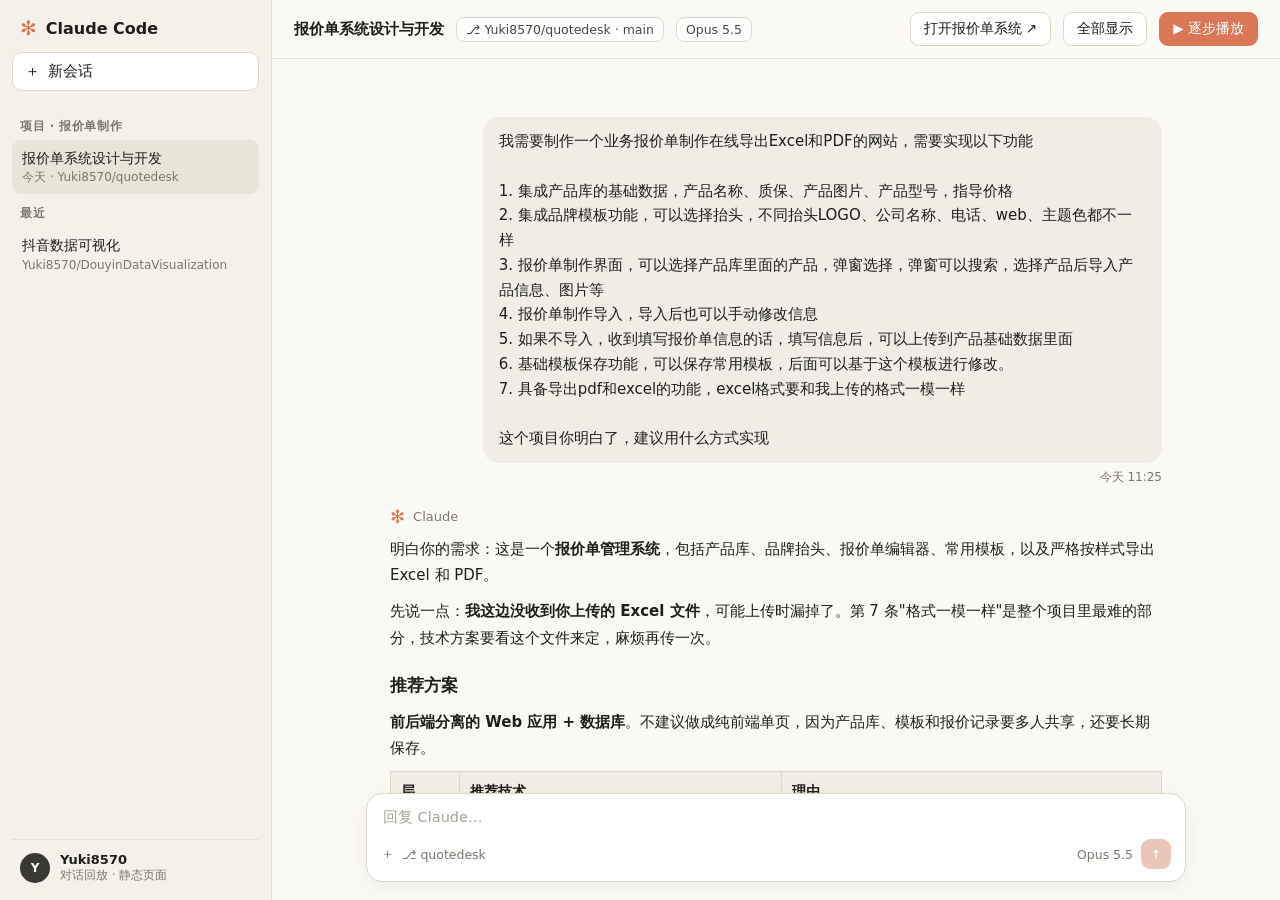
<file: chat/index.html>
<!DOCTYPE html>
<html lang="zh-CN">
<head>
<meta charset="UTF-8">
<meta name="viewport" content="width=device-width, initial-scale=1">
<title>对话回放 · 报价单系统设计与开发</title>
<style>
:root{
  --bg:#FAF9F5; --side:#F3F1EA; --line:#E6E2D6; --line2:#DCD7C9; --text:#1F1E1B; --muted:#7A766C;
  --accent:#D97757; --accent-d:#C2613F; --bubble:#EFEDE5; --code:#F5F3EC; --ok:#3F9B5E; --err:#C94F4F; --card:#FFFFFF;
  font-family: "Inter","SF Pro Text","PingFang SC","Microsoft YaHei",system-ui,sans-serif; color:var(--text); font-size:15px;
}
*{box-sizing:border-box} html,body{margin:0;height:100%} body{background:var(--bg)}
a{color:var(--accent-d)} button{font:inherit;cursor:pointer}
.mono{font-family:"JetBrains Mono","SF Mono",Menlo,Consolas,"PingFang SC",monospace}

.app{display:grid;grid-template-columns:272px 1fr;grid-template-rows:100%;height:100vh;overflow:hidden}
/* 侧栏 */
.side{background:var(--side);border-right:1px solid var(--line);display:flex;flex-direction:column;padding:14px 12px;overflow:hidden}
.logo{display:flex;align-items:center;gap:9px;font-weight:650;font-size:16px;padding:4px 8px 14px}
.spark{color:var(--accent);font-size:20px;line-height:1}
.newbtn{display:flex;align-items:center;gap:8px;border:1px solid var(--line2);background:#fff;border-radius:10px;padding:9px 12px;color:var(--text);margin-bottom:16px}
.side h4{font-size:11.5px;color:var(--muted);font-weight:600;letter-spacing:.05em;margin:12px 8px 6px}
.sess{display:block;padding:9px 10px;border-radius:9px;color:var(--text);text-decoration:none;font-size:13.5px;line-height:1.35}
.sess small{display:block;color:var(--muted);font-size:12px;margin-top:2px}
.sess.on{background:#E8E4D8}
.side-foot{margin-top:auto;border-top:1px solid var(--line);padding:12px 8px 2px;display:flex;align-items:center;gap:10px;font-size:13px}
.av{width:30px;height:30px;border-radius:50%;background:#3a3833;color:#fff;display:grid;place-items:center;font-size:12px;font-weight:600}

/* 主区 */
.main{display:flex;flex-direction:column;min-width:0;min-height:0;height:100%;overflow:hidden}
.top{display:flex;align-items:center;gap:12px;padding:12px 22px;border-bottom:1px solid var(--line);background:rgba(250,249,245,.92);backdrop-filter:blur(6px);flex:none}
.top-title{font-weight:600;font-size:15px;white-space:nowrap;overflow:hidden;text-overflow:ellipsis}
.chip{display:inline-flex;align-items:center;gap:6px;border:1px solid var(--line2);background:#fff;border-radius:8px;padding:4px 9px;font-size:12.5px;color:#4a473f;white-space:nowrap}
.grow{flex:1}
.tbtn{border:1px solid var(--line2);background:#fff;border-radius:9px;padding:7px 13px;font-size:13.5px;color:var(--text);display:inline-flex;align-items:center;gap:6px;white-space:nowrap;text-decoration:none}
.tbtn:hover{background:#f6f4ee}
.tbtn.primary{background:var(--accent);border-color:var(--accent);color:#fff}
.tbtn.primary:hover{background:var(--accent-d)}
.scroll{flex:1;min-height:0;overflow:auto}
.col{max-width:820px;margin:0 auto;padding:28px 24px 120px}

/* 消息 */
.unit{animation:in .35s ease both}
@keyframes in{from{opacity:0;transform:translateY(6px)}}
.hidden{display:none !important}
.u-wrap{display:flex;flex-direction:column;align-items:flex-end;margin:30px 0 22px}
.u-bubble{background:var(--bubble);border-radius:16px;padding:12px 16px;max-width:88%;white-space:pre-wrap;line-height:1.65}
.u-time{font-size:12px;color:var(--muted);margin-top:6px}
.att{display:flex;gap:10px;flex-wrap:wrap;justify-content:flex-end;margin-bottom:8px}
.att-card{display:flex;align-items:center;gap:10px;border:1px solid var(--line2);background:#fff;border-radius:12px;padding:9px 12px;min-width:220px}
.att-ico{width:34px;height:34px;border-radius:8px;display:grid;place-items:center;color:#fff;font-weight:700;font-size:11px}
.att-card b{display:block;font-size:13.5px;font-weight:600}
.att-card span{font-size:12px;color:var(--muted)}

.a-head{display:flex;align-items:center;gap:8px;color:var(--muted);font-size:13px;margin:6px 0 10px}
.a-head .spark{font-size:18px}
.md{line-height:1.75;margin:6px 0 14px}
.md p{margin:0 0 10px}
.md h2{font-size:17px;margin:20px 0 8px}
.md h3{font-size:15.5px;margin:16px 0 6px}
.md ul,.md ol{margin:4px 0 12px;padding-left:24px}
.md li{margin:3px 0}
.md li.sub{list-style:circle;margin-left:18px}
.md code{background:var(--code);border:1px solid var(--line);border-radius:5px;padding:1px 5px;font-size:.9em}
.md table{border-collapse:collapse;margin:8px 0 14px;font-size:14px;width:100%}
.md th,.md td{border:1px solid var(--line2);padding:7px 10px;text-align:left;vertical-align:top}
.md th{background:#F1EEE5}

.tool{border:1px solid var(--line);background:var(--card);border-radius:10px;margin:6px 0;overflow:hidden}
.tool-row{display:flex;align-items:center;gap:10px;padding:8px 12px;cursor:pointer;user-select:none;font-size:13.5px}
.tool-row:hover{background:#fbfaf6}
.dot{width:8px;height:8px;border-radius:50%;background:var(--ok);flex:none}
.tool.err .dot{background:var(--err)}
.tname{font-weight:600}
.tdesc{color:var(--muted);white-space:nowrap;overflow:hidden;text-overflow:ellipsis;flex:1}
.caret{color:var(--muted);transition:transform .15s;font-size:11px}
.tool.open .caret{transform:rotate(90deg)}
.tool-body{display:none;border-top:1px solid var(--line);background:var(--code);padding:10px 14px;font-size:12.5px;line-height:1.6;white-space:pre-wrap;word-break:break-word}
.tool.open .tool-body{display:block}
.tool-body .cmd{color:#5b574d;margin-bottom:6px}
.tool-body .cmd::before{content:"$ ";color:var(--accent)}
.tool.err .tool-body .out{color:var(--err)}
.tool-img{padding:10px 12px;border-top:1px solid var(--line);background:#fff}
.tool-img img{max-width:100%;border-radius:6px;border:1px solid var(--line);display:block}

.todo{border:1px solid var(--line);background:var(--card);border-radius:10px;padding:10px 14px;margin:8px 0;font-size:13.5px}
.todo-t{font-size:12px;color:var(--muted);font-weight:600;margin-bottom:6px}
.todo-i{display:flex;align-items:center;gap:9px;padding:3px 0}
.box{width:15px;height:15px;border:1.5px solid #b9b4a6;border-radius:4px;display:grid;place-items:center;font-size:10px;color:#fff;flex:none}
.todo-i.done .box{background:var(--ok);border-color:var(--ok)}
.todo-i.done span{color:var(--muted);text-decoration:line-through}
.todo-i.active .box{border-color:var(--accent);box-shadow:inset 0 0 0 3px #fff;background:var(--accent)}
.todo-i.active span{font-weight:600}

.figure{margin:12px 0 16px}
.figure img{max-width:100%;border-radius:10px;border:1px solid var(--line);display:block;box-shadow:0 2px 12px rgba(40,30,10,.06);cursor:zoom-in}
.figure figcaption{font-size:12.5px;color:var(--muted);margin-top:6px;text-align:center}
.files{margin:10px 0 14px}
.files-cap{font-size:13px;color:var(--muted);margin-bottom:8px}
.files-grid{display:grid;grid-template-columns:1fr 1fr;gap:8px}

.working{display:flex;align-items:center;gap:8px;color:var(--accent-d);font-size:13.5px;margin:10px 0}
.working .spark{display:inline-block;animation:spin 1.6s linear infinite}
@keyframes spin{to{transform:rotate(360deg)}}

/* 输入框 */
.composer{position:relative;margin-top:-70px;padding:0 24px 18px;background:linear-gradient(transparent,var(--bg) 30%);flex:none}
.cbox{max-width:820px;margin:0 auto;border:1px solid var(--line2);background:#fff;border-radius:16px;padding:12px 14px;box-shadow:0 4px 18px rgba(40,30,10,.06)}
.cbox .ph{color:#a8a397;font-size:14.5px;padding:2px 2px 12px}
.cbar{display:flex;align-items:center;gap:8px;font-size:12.5px;color:var(--muted)}
.send{width:30px;height:30px;border-radius:9px;background:#e9c6b8;color:#fff;border:0;display:grid;place-items:center}

/* 播放控制 */
.player{position:fixed;left:50%;bottom:96px;transform:translateX(-50%);background:#1F1E1B;color:#fff;border-radius:12px;padding:8px 10px;display:none;align-items:center;gap:10px;font-size:13px;box-shadow:0 8px 30px rgba(0,0,0,.25);z-index:20}
.player.on{display:flex}
.player button{background:#34322d;border:0;color:#fff;border-radius:8px;padding:6px 11px}
.player button:hover{background:#45423b}
.player .pg{min-width:70px;text-align:center;color:#d9d5ca}
.lightbox{position:fixed;inset:0;background:rgba(20,18,14,.8);display:none;place-items:center;z-index:40;padding:30px;cursor:zoom-out}
.lightbox.on{display:grid}
.lightbox img{max-width:100%;max-height:100%;border-radius:8px}
@media (max-width:900px){.app{grid-template-columns:1fr}.side{display:none}.top-title{display:none}}
</style>
</head>
<body>
<div class="app">
  <aside class="side">
    <div class="logo"><span class="spark">✻</span>Claude Code</div>
    <button class="newbtn"><span>＋</span>新会话</button>
    <h4>项目 · 报价单制作</h4>
    <a class="sess on" href="#">报价单系统设计与开发<small>今天 · Yuki8570/quotedesk</small></a>
    <h4>最近</h4>
    <a class="sess" href="#">抖音数据可视化<small>Yuki8570/DouyinDataVisualization</small></a>
    <div class="side-foot"><div class="av">Y</div><div><div style="font-weight:600">Yuki8570</div><div style="color:var(--muted);font-size:12px">对话回放 · 静态页面</div></div></div>
  </aside>
  <main class="main">
    <header class="top">
      <div class="top-title">报价单系统设计与开发</div>
      <span class="chip">⎇ Yuki8570/quotedesk · main</span>
      <span class="chip">Opus 5.5</span>
      <div class="grow"></div>
      <a class="tbtn" href="../" target="_blank">打开报价单系统 ↗</a>
      <button class="tbtn" id="btnAll">全部显示</button>
      <button class="tbtn primary" id="btnPlay">▶ 逐步播放</button>
    </header>
    <div class="scroll" id="scroll"><div class="col" id="col"></div></div>
    <div class="composer">
      <div class="cbox">
        <div class="ph">回复 Claude…</div>
        <div class="cbar"><span>＋</span><span>⎇ quotedesk</span><div class="grow"></div><span>Opus 5.5</span><button class="send" disabled>↑</button></div>
      </div>
    </div>
  </main>
</div>
<div class="player" id="player">
  <button id="pPrev">← 上一步</button><span class="pg" id="pg"></span><button id="pNext">下一步 →</button><button id="pExit">退出</button>
</div>
<div class="lightbox" id="lb"><img alt=""></div>

<script>
const TURNS = [{"role": "user", "time": "11:25", "text": "我需要制作一个业务报价单制作在线导出Excel和PDF的网站，需要实现以下功能\n\n1. 集成产品库的基础数据，产品名称、质保、产品图片、产品型号，指导价格\n2. 集成品牌模板功能，可以选择抬头，不同抬头LOGO、公司名称、电话、web、主题色都不一样\n3. 报价单制作界面，可以选择产品库里面的产品，弹窗选择，弹窗可以搜索，选择产品后导入产品信息、图片等\n4. 报价单制作导入，导入后也可以手动修改信息\n5. 如果不导入，收到填写报价单信息的话，填写信息后，可以上传到产品基础数据里面\n6. 基础模板保存功能，可以保存常用模板，后面可以基于这个模板进行修改。\n7. 具备导出pdf和excel的功能，excel格式要和我上传的格式一模一样\n\n这个项目你明白了，建议用什么方式实现", "att": []}, {"role": "assistant", "blocks": [{"t": "text", "md": "明白你的需求：这是一个**报价单管理系统**，包括产品库、品牌抬头、报价单编辑器、常用模板，以及严格按样式导出 Excel 和 PDF。\n\n先说一点：**我这边没收到你上传的 Excel 文件**，可能上传时漏掉了。第 7 条\"格式一模一样\"是整个项目里最难的部分，技术方案要看这个文件来定，麻烦再传一次。\n\n## 推荐方案\n\n**前后端分离的 Web 应用 + 数据库**。不建议做成纯前端单页，因为产品库、模板和报价记录要多人共享，还要长期保存。\n\n| 层 | 推荐技术 | 理由 |\n|---|---|---|\n| 前端 | React + Ant Design（或 Vue3 + Element Plus） | 中文后台组件成熟，弹窗搜索选择、可编辑表格、图片上传都是现成的 |\n| 后端 | Node.js（NestJS / Express），或 Python（FastAPI） | 两者都能做 Excel 和 PDF 生成 |\n| 数据库 | PostgreSQL 或 MySQL；小团队用 SQLite 也够 | 存产品、品牌、报价单、模板 |\n| 图片存储 | 阿里云 OSS / 腾讯云 COS，初期也可以存本地磁盘 | 产品图和 LOGO |\n| 部署 | 国内云服务器 + Docker | 访问快，也方便以后迁移 |\n\n## 两个关键难点怎么做\n\n**1. Excel 和你的格式一模一样**\n- 做法是**拿你的 Excel 当模板文件直接往里填**，而不是用代码从零画表格。这样字体、边框、合并单元格、列宽、打印设置都能原样保留。\n- 用 ExcelJS（Node）或 openpyxl（Python）打开模板，填抬头区（LOGO、公司名、电话、网址、主题色），产品行按模板样式动态插入，图片嵌进对应单元格，合计行自动下移。\n- 要注意：如果模板里有形状、文本框或图表，这些库可能保留不全。看到文件后我可以先确认。如果真有这种情况，换成 Java 的 Apache POI，兼容性最好。\n\n**2. PDF**\n有两种做法：\n- **从 Excel 转 PDF**（服务器上用 LibreOffice）：PDF 和 Excel 长得完全一致，维护一份模板就够。如果你要求两者一致，推荐这种。\n- **单独用 HTML 渲染出 PDF**（Playwright）：排版更自由、更好看，但要维护两套样式。\n\n## 数据结构（简化）\n\n- **产品库**：名称、型号、质保、图片、指导价\n- **品牌抬头**：LOGO、公司名、电话、网址、主题色\n- **报价单**：选用的抬头、客户信息、日期、明细行、备注、合计\n- **报价明细**：从产品库导入后，保存的是**一份副本**，所以改报价单不会改到产品库；手动填的行可以点\"保存到产品库\"（对应你的第 5 条）\n- **常用模板**：保存一份报价单结构，以后\"基于模板新建\"\n\n## 建议的开发顺序\n\n1. 产品库和品牌抬头的增删改查\n2. 报价单编辑器：弹窗搜索选产品、手动修改、手动添加的行回存产品库\n3. Excel 导出（按你的模板对齐）\n4. PDF 导出\n5. 常用模板保存与复用\n6. （可选）登录和权限、报价单历史和查询、导出记录\n\n## 需要你确认几件事\n\n1. **重新上传 Excel 模板**（最好再附一张你想要的 PDF 效果截图）\n2. **使用人数**：只有你自己，还是团队多人用？需不需要登录、区分权限？\n3. **部署位置**：有现成的服务器或域名吗？还是想先在本地电脑上跑起来？\n4. 有没有**税率、币种、折扣**之类的计算规则？\n\n你把 Excel 传上来以后，我可以先在这里搭一个**能跑的原型**，包括产品库、抬头切换、报价单编辑和导出，你试用后再调整。"}]}, {"role": "user", "time": "11:32", "text": "1. 这是我们在用的Excel报价模板，要求格式一模一样\n2. 公司内部使用，40-50人，但前期作成纯前端应用，为了方便早会演示\n3. 部署到本地服务器，后期局域网使用\n4. 没有税率、币种、折扣之类的计算规则\n5. 第二张图是我想要的前端UI风格", "att": [{"type": "file", "name": "25.2.14_12kW_solar_system.xlsx", "meta": "Excel"}, {"type": "image", "name": "image.png", "meta": "参考 UI 截图"}]}, {"role": "assistant", "blocks": [{"t": "files", "files": ["报价单系统.html", "示例导出_25.2.14_12kW_solar_system.xlsx", "示例导出_25.2.14_12kW_solar_system.pdf", "报价单系统_源码.zip"], "cap": "报价单系统：下载后双击 HTML 即可使用，不需要联网。另附两份示例导出文件和源码。"}, {"t": "text", "md": "系统做好了：`报价单系统.html` 是一个单独的文件，双击用 Chrome 或 Edge 打开就能用，不需要联网。里面已经放好了你模板里的 4 个产品、SunEvo 抬头、一个常用模板和一张示例报价单，早会可以直接演示。以后部署到局域网，把这个文件改名为 `index.html`，放到 Nginx 或 IIS 的网站目录就行。\n\n**Excel 格式**：导出时直接在你的原始模板上填数据，没有重新画表格。我把示例导出文件和你的原文件逐项对比过，约 4.9 万个单元格的样式、行高、合并单元格、列宽、¥ 金额格式、A4 打印设置（60% 缩放）都一致，D×E 和 SUM 公式也保留了。换抬头时，LOGO、公司名、电话、网址和表头颜色会跟着变。产品数量不固定，增减产品时合计行和条款会自动上下移动。附带的两份示例文件可以直接和原表对比。\n\n**7 项需求的对应情况：**\n1. **产品库**：存名称、质保、图片、型号、指导价，另外加了分类。\n2. **品牌抬头**：每个抬头单独设置 LOGO、公司名、电话、网址、邮箱、主题色和辅助色，可以设一个默认抬头。\n3. **从产品库选择**：弹窗里能搜索、按分类筛选、一次多选，导入后带上图片和全部信息。\n4. **导入后修改**：每一行都能改。改过的行会标出\"已修改\"，可以把修改同步回产品库，也可以恢复成产品库原来的数据。\n5. **手动录入**：手动添加的行标为\"手动录入\"，点\"存入产品库\"就能加进去。\n6. **常用模板**：可以存为模板，之后用模板新建报价单，模板本身也能编辑。\n7. **导出**：Excel 和 PDF 都能导出。编辑页右侧有实时预览，分页位置和 Excel 打印时一样。\n\n**需要知道的两点限制：**\n- **数据只存在本机浏览器里。** 目前每个人的数据是分开的。同事之间可以在「数据备份」里导出产品库、抬头和模板，对方选\"合并导入\"就能用。清理浏览器数据前要先导出备份。正式给 40–50 人共用，需要二期加上后端和数据库。源码已经按这个方向分好了，只需要替换存储那一部分。\n- **PDF 里的文字不能选中复制。** PDF 是按 Excel 版式画成图片再生成的，好处是排版和 Excel 完全一致，打印、发给客户都没问题。\n\n**两份示例数据：**\n- 第二个抬头「示例品牌 Voltera」是我编的，只用来演示切换抬头，正式使用前请删掉，或者换成你们真实的抬头。\n- 产品图片在导入时会压缩到最长边 900 像素以内，所以导出的 Excel 比原文件小得多。原文件里有一张 7MB 的图。\n\n方案说明和二期建议已经保存到这个项目的文档里。"}]}, {"role": "user", "time": "15:21", "text": "帮我上传到github，可以直接外网访问", "att": []}, {"role": "assistant", "blocks": [{"t": "text", "md": "还没上传成功：这个会话里没有关联你的 GitHub 账号，所以我现在没有权限建仓库、推代码。\n\n**你需要做一步：** 打开下面的链接，授权 GitHub，然后回到这里回复\"好了\"：\nhttps://claude.ai/customize/connectors?auth_start=github…\n\n代码我已经整理好了，授权之后可以直接推送。网站本体放在仓库根目录的 `index.html`，旁边是源码和部署说明。\n\n授权后我会这样做（有不同意见请在回复时一起说）：\n\n1. 在你的账号下新建一个仓库，名字叫 `quotedesk`，把代码推上去。\n2. 开启 GitHub Pages。大约 1–2 分钟后，外网访问地址是 `https://你的用户名.github.io/quotedesk/`。\n\n有两点要先说明：\n\n- **仓库和网页都是公开的。** 免费账号只能对公开仓库开启 Pages，所以任何人都能看到源码和网页。内置的示例数据也会一起公开，包括 SunEvo 的电话、网址和产品指导价。如果不想公开这些，可以先删掉示例数据再上传，或者改用付费账号的私有仓库来开 Pages。\n- **数据仍然只保存在每个人自己的浏览器里。** 放上外网只是让大家能打开这个网页，每个人录入的报价单和产品不会互相同步，也不会存到 GitHub 上。"}]}, {"role": "user", "time": "15:23", "text": "好了", "att": []}, {"role": "assistant", "blocks": [{"t": "text", "md": "已经连上你的 GitHub 账号 **Yuki8570**，但还没能上传：这个会话没有权限新建仓库，只能往已经存在的仓库里推代码。\n\n**请再做一步，大约 30 秒：**\n\n1. 打开 https://github.com/new\n2. **Repository name** 填 `quotedesk`\n3. 选择 **Public**。免费账号只有公开仓库才能开网页访问。\n4. 下面的 README、.gitignore、license 都不要勾，保持空仓库。\n5. 点 **Create repository**，然后回到这里回复\"建好了\"。\n\n收到后我会把代码推上去，并开启 GitHub Pages。之后外网访问地址是：\n**https://yuki8570.github.io/quotedesk/**\n\n如果你想用别的仓库名，告诉我名字就行。"}]}, {"role": "user", "time": "15:25", "text": "已经创建，帮我上传", "att": []}, {"role": "assistant", "blocks": [{"t": "text", "md": "还没传上去：GitHub 拒绝了推送，返回 403 错误。原因是 Claude 的 GitHub App 只装在了你原来的 `DouyinDataVisualization` 仓库上，没有覆盖新建的 `quotedesk`。代码我已经在本地准备好了，授权之后可以直接推。\n\n**请把 Claude App 授权到这个仓库：**\n\n1. 打开 https://github.com/apps/claude/installations/select_target\n2. 选择你的账号 **Yuki8570**。如果已经装过 App，会进入 Configure 页面。\n3. 在 **Repository access** 里，选 **All repositories**，或者在 **Only select repositories** 的列表里勾上 `quotedesk`。\n4. 点 **Save**，然后回到这里回复\"好了\"。\n\n授权后我会推送代码并开启 GitHub Pages。地址是 **https://yuki8570.github.io/quotedesk/**，开启后一般 1–2 分钟能访问。\n\n如果你想马上上线、不等授权，也可以自己传：先下载我上一条消息发的 `报价单系统.html`，改名为 `index.html`。在 GitHub 的 `quotedesk` 仓库页面点 **uploading an existing file**，上传这个文件并提交。然后进入 **Settings → Pages**，Source 选 **Deploy from a branch**，分支选 `main`、目录选 `/ (root)`，点 Save。"}]}, {"role": "user", "time": "15:26", "text": "好了", "att": []}, {"role": "assistant", "blocks": [{"t": "text", "md": "代码已经推到 GitHub 了：https://github.com/Yuki8570/quotedesk\n\n还差一步：从这里开不了 GitHub Pages，平台不允许我调用这部分接口。需要你在网页上点一下，大约 20 秒：\n\n1. 打开 https://github.com/Yuki8570/quotedesk/settings/pages\n2. **Source** 选 **Deploy from a branch**\n3. **Branch** 选 `main`，目录选 `/ (root)`，点 **Save**\n\n保存后等 1–2 分钟，就可以从外网访问：\n**https://yuki8570.github.io/quotedesk/**\n\n页面顶部出现 \"Your site is live at…\" 就说明上线了。你设置好后告诉我，我来确认能不能正常打开。以后我改了代码再推上去，网站会自动更新，不用再设置。\n\n提醒一下：这个仓库是公开的，里面有示例数据，包括 SunEvo 的电话、网址和产品指导价，任何人都能看到。每个人在网页上录入的报价单只存在他自己的浏览器里，不会上传到 GitHub。"}]}, {"role": "user", "time": "15:28", "text": "已经设置好了，开始推送吧", "att": []}, {"role": "assistant", "blocks": [{"t": "text", "md": "网站已经上线，外网可以直接打开：**https://yuki8570.github.io/quotedesk/**\n\n代码之前就推送好了，你在 Settings 里开启 Pages 后，网站就发布出来了。我从外面检查过，页面能正常返回，标题是\"QuoteDesk 报价单系统\"。手机和电脑都能用浏览器访问，第一次打开会自动带上示例数据。\n\n- **仓库地址**：https://github.com/Yuki8570/quotedesk\n- **以后更新**：我改了代码推上去，1–2 分钟后网站会自动更新，不用再设置。\n\n提醒两点：\n\n- **数据只存在各自的浏览器里。** 每个人在网页上录入的数据只保存在他自己的浏览器里。同一个人换电脑或换浏览器，也看不到之前的数据，需要先在「数据备份」里导出，再到新的浏览器里导入。\n- **网页和仓库都是公开的。** 任何拿到链接的人都能打开。\n\n在线地址已经记到项目文档里了。"}]}, {"role": "user", "time": "15:30", "text": "好的，我需要把这个窗口做成一个web，这样明天我好直接在公司电脑演示，就是把这个窗口聊天都放上去，最好把Cladue Code UI也实现以下，不用复现功能，就是变成一个静态网页，我好从上到下怎么去对话的就行", "att": []}, {"role": "assistant", "blocks": [{"t": "text", "md": "对话回放页已经推送到 GitHub。Pages 一般 1–2 分钟内会更新好，地址是：\n\n**https://yuki8570.github.io/quotedesk/chat/**\n\n我在本地浏览器里测过这个页面。上线后的线上地址我还没能打开确认：访问那个网址需要你批准，但当时没人回应。你先打开看一下，如果显示 404，等一两分钟再刷新。\n\n页面做成了 Claude Code 的样式：左边是会话栏，中间按时间顺序列出整段对话，底部有输入框。每次调用工具都是一行，点开能看到命令和输出。你传的 Excel 和截图显示为附件卡片。系统截图和 Excel、PDF 的对比图穿插在对话里，点图片可以放大。\n\n明天演示可以这样用：\n\n- **逐步播放**：点右上角「逐步播放」，然后按 **→ 或空格** 一条条往下放，按 **←** 退回，按 Esc 或点「全部显示」退出。还没出来的那条回复，位置上会显示\"正在处理…\"。也可以直接打开 `…/chat/#play`，页面一打开就是播放模式。\n- **切到系统本身**：右上角「打开报价单系统 ↗」会在新标签页打开报价单系统，方便现场切过去实际操作。\n\n有几处和原对话不完全一样：\n\n- **工具输出做了截断**，只保留关键的几行。\n- **我的思考过程没有放进去。**\n- **你传的 UI 参考截图没有放原图**，只显示成一个附件卡片。那是别人的设计稿，不适合放到公开网页上。\n- **GitHub 授权链接里带着组织 ID**，回放里已经去掉了。"}]}, {"role": "user", "time": "15:47", "text": "按照现在窗口1:1显示", "att": []}, {"role": "assistant", "blocks": [{"t": "text", "md": "回放页的**内容**已经改成和原对话一致，并推送上线，地址不变：**https://yuki8570.github.io/quotedesk/chat/**，1–2 分钟后刷新就能看到。\n\n**界面样式**还没做到 1:1：我这边看不到你的窗口，所以还是之前按 Claude Code 风格猜的样子。你把截图发过来后，我按截图改配色、侧栏、工具行和输入框的样式。"}]}, {"role": "user", "time": "15:57", "text": "不要过程的图片啊，不要过程，只显示结果", "att": []}, {"role": "assistant", "blocks": [{"t": "text", "md": "已经改好：回放页现在只显示你的提问和我的最终回复，所有工具调用、过程截图和中间步骤都去掉了。\n\n地址不变：**https://yuki8570.github.io/quotedesk/chat/**，1–2 分钟后刷新就能看到。"}]}];

const esc = s => String(s).replace(/&/g,'&amp;').replace(/</g,'&lt;').replace(/>/g,'&gt;');
function inline(s){
  s = esc(s);
  s = s.replace(/`([^`]+)`/g, '<code>$1</code>');
  s = s.replace(/\*\*([^*]+)\*\*/g, '<strong>$1</strong>');
  s = s.replace(/(^|[\s（(：:])(https?:\/\/[^\s<）)，。、]+)/g, (m,a,u)=> `${a}<a href="${u}" target="_blank" rel="noopener">${u}</a>`);
  return s;
}
function md(src){
  const lines = src.split('\n'); let out=''; let i=0;
  while(i<lines.length){
    const l = lines[i];
    if(!l.trim()){ i++; continue; }
    let m;
    if((m=/^(#{1,3})\s+(.*)/.exec(l))){ const n=Math.max(2,m[1].length); out+=`<h${n}>${inline(m[2])}</h${n}>`; i++; continue; }
    if(l.trim().startsWith('|')){
      const rows=[]; while(i<lines.length && lines[i].trim().startsWith('|')){ rows.push(lines[i].trim()); i++; }
      const cells = r => r.replace(/^\||\|$/g,'').split('|').map(c=>c.trim());
      out+='<table><thead><tr>'+cells(rows[0]).map(c=>`<th>${inline(c)}</th>`).join('')+'</tr></thead><tbody>';
      rows.slice(2).forEach(r=> out+='<tr>'+cells(r).map(c=>`<td>${inline(c)}</td>`).join('')+'</tr>');
      out+='</tbody></table>'; continue;
    }
    if(/^\s*(-|\d+\.)\s+/.test(l)){
      const ordered = /^\d+\./.test(l.trim()); const tag = ordered?'ol':'ul';
      out+=`<${tag}>`;
      while(i<lines.length && /^\s*(-|\d+\.)\s+/.test(lines[i])){
        const sub = /^\s{2,}/.test(lines[i]);
        out+=`<li${sub?' class="sub"':''}>${inline(lines[i].replace(/^\s*(-|\d+\.)\s+/,''))}</li>`; i++;
      }
      out+=`</${tag}>`; continue;
    }
    const para=[]; while(i<lines.length && lines[i].trim() && !/^(#{1,3}\s|\s*\||\s*(-|\d+\.)\s)/.test(lines[i])){ para.push(inline(lines[i])); i++; }
    out+=`<p>${para.join('<br>')}</p>`;
  }
  return out;
}
const FILE_ICON = n => n.endsWith('.xlsx')?['XLS','#1D7A45']:n.endsWith('.pdf')?['PDF','#C9443A']:n.endsWith('.zip')?['ZIP','#7A6A4F']:n.endsWith('.html')?['HTML','#D97757']:['FILE','#888'];
function fileCard(name, meta){ const [t,c]=FILE_ICON(name); return `<div class="att-card"><div class="att-ico" style="background:${c}">${t}</div><div><b>${esc(name)}</b><span>${esc(meta||'')}</span></div></div>`; }

// ---- 渲染：每个“单元”是播放的一步 ----
const col = document.getElementById('col');
const units = [];
function addUnit(html, cls=''){ const d=document.createElement('div'); d.className='unit '+cls; d.innerHTML=html; col.appendChild(d); units.push(d); return d; }

TURNS.forEach(turn=>{
  if(turn.role==='user'){
    const att = turn.att.length ? `<div class="att">${turn.att.map(a=> a.type==='image'
      ? `<div class="att-card"><div class="att-ico" style="background:#6B7FD7">IMG</div><div><b>${esc(a.name)}</b><span>${esc(a.meta)}</span></div></div>`
      : fileCard(a.name,a.meta)).join('')}</div>` : '';
    addUnit(`<div class="u-wrap">${att}<div class="u-bubble">${esc(turn.text)}</div><div class="u-time">今天 ${turn.time}</div></div>`);
    return;
  }
  turn.blocks.forEach((b,bi)=>{
    const head = bi===0 ? `<div class="a-head"><span class="spark">✻</span>Claude</div>` : '';
    if(b.t==='text') addUnit(head+`<div class="md">${md(b.md)}</div>`);
    else if(b.t==='tool'){
      const body = `<div class="tool-body mono">${b.cmd?`<div class="cmd">${esc(b.cmd)}</div>`:''}<div class="out">${esc(b.out||'(无输出)')}</div></div>`;
      const img = b.img ? `<div class="tool-img"><img src="${b.img}" alt="" loading="lazy"></div>` : '';
      addUnit(head+`<div class="tool${b.err?' err':''}"><div class="tool-row"><span class="dot"></span><span class="tname mono">${esc(b.name)}</span><span class="tdesc">${esc(b.desc)}</span><span class="caret">▶</span></div>${body}${img}</div>`);
    }
    else if(b.t==='todo') addUnit(head+`<div class="todo"><div class="todo-t">任务列表 · ${b.items.filter(x=>x[1]===1).length}/${b.items.length} 已完成</div>${b.items.map(([t,d])=>`<div class="todo-i${d===1?' done':d?' active':''}"><span class="box">${d===1?'✓':''}</span><span>${esc(t)}</span></div>`).join('')}</div>`);
    else if(b.t==='img') addUnit(head+`<figure class="figure"><img src="${b.src}" alt="" loading="lazy"><figcaption>${esc(b.cap)}</figcaption></figure>`);
    else if(b.t==='files') addUnit(head+`<div class="files"><div class="files-cap">${esc(b.cap)}</div><div class="files-grid">${b.files.map(f=>fileCard(f,'')).join('')}</div></div>`);
  });
});

// 工具行展开
col.addEventListener('click', e=>{
  const row = e.target.closest('.tool-row'); if(row){ row.parentElement.classList.toggle('open'); return; }
  const img = e.target.closest('.figure img, .tool-img img'); if(img){ lb.querySelector('img').src=img.src; lb.classList.add('on'); }
});
const lb = document.getElementById('lb'); lb.onclick = ()=> lb.classList.remove('on');

// ---- 逐步播放 ----
const player=document.getElementById('player'), pg=document.getElementById('pg'), scroller=document.getElementById('scroll');
let step=-1, playing=false;
const working = document.createElement('div'); working.className='working'; working.innerHTML='<span class="spark">✻</span><span>正在思考…</span>';
function render(){
  units.forEach((u,i)=> u.classList.toggle('hidden', playing && i>step));
  working.remove();
  if(playing && step < units.length-1 && !units[step+1].querySelector('.u-wrap')) units[step].after(working);
  pg.textContent = `${step+1} / ${units.length}`;
  if(playing && units[step]){
    const t = units[step];
    requestAnimationFrame(()=>{
      const r = t.getBoundingClientRect(), sr = scroller.getBoundingClientRect();
      const bottom = r.bottom - sr.top + scroller.scrollTop;            // 单元底部在滚动内容中的位置
      const top = r.top - sr.top + scroller.scrollTop;
      let target = bottom - scroller.clientHeight + 150;                // 让新内容底部露出，避开输入框
      if (r.height > scroller.clientHeight - 200) target = top - 80;    // 很长的内容从顶部开始看
      scroller.scrollTo({ top: Math.max(0, target), behavior: 'smooth' });
    });
  }
}
function play(){ playing=true; step=0; player.classList.add('on'); scroller.scrollTop=0; render(); }
function stop(){ playing=false; player.classList.remove('on'); render(); }
function next(){ if(step<units.length-1){ step++; render(); } }
function prev(){ if(step>0){ step--; render(); } }
document.getElementById('btnPlay').onclick=e=>{ e.currentTarget.blur(); play(); };
document.getElementById('btnAll').onclick=stop;
document.getElementById('pNext').onclick=next;
document.getElementById('pPrev').onclick=prev;
document.getElementById('pExit').onclick=stop;
document.addEventListener('keydown', e=>{
  if(lb.classList.contains('on') && e.key==='Escape'){ lb.classList.remove('on'); return; }
  if(!playing) return;
  if(['ArrowRight',' ','Enter','PageDown'].includes(e.key)){ e.preventDefault(); next(); }
  else if(['ArrowLeft','PageUp'].includes(e.key)){ e.preventDefault(); prev(); }
  else if(e.key==='Escape') stop();
});
if(location.hash==='#play') play(); else render();
</script>
</body>
</html>
</file>
